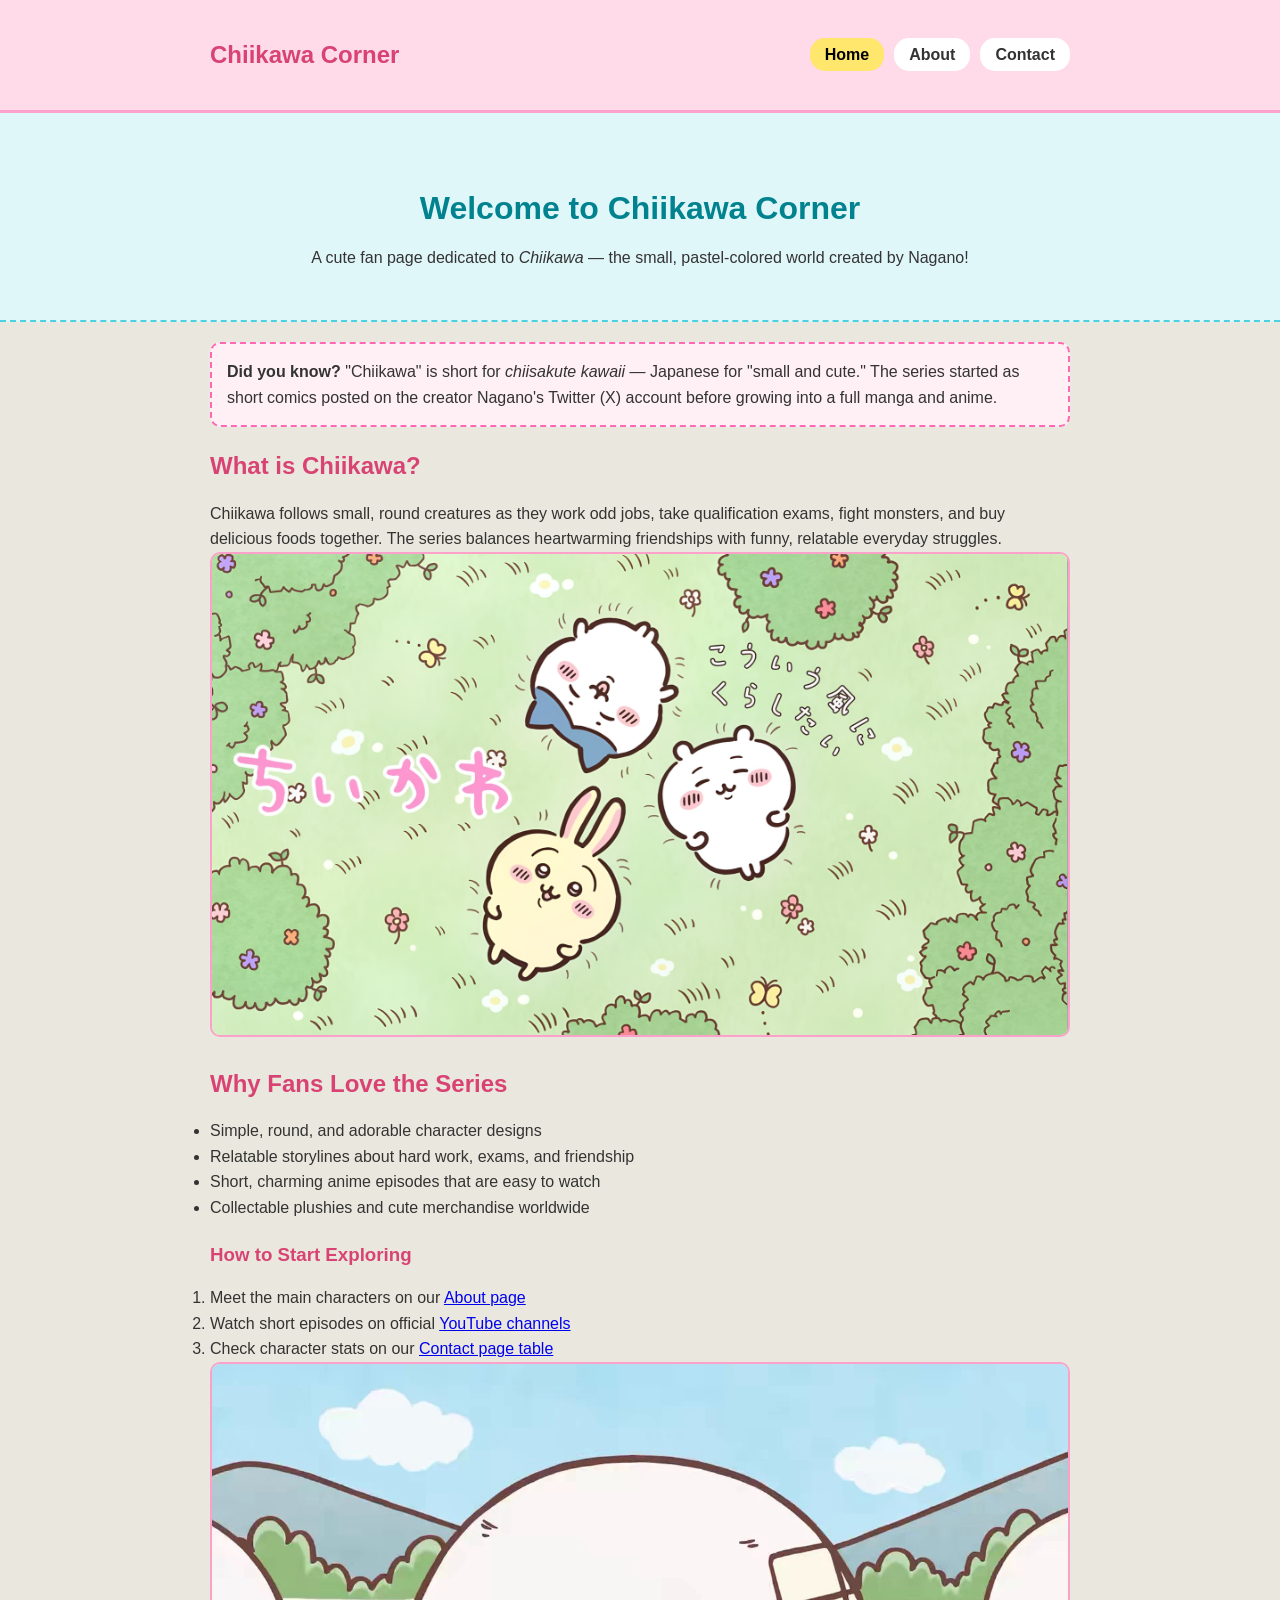
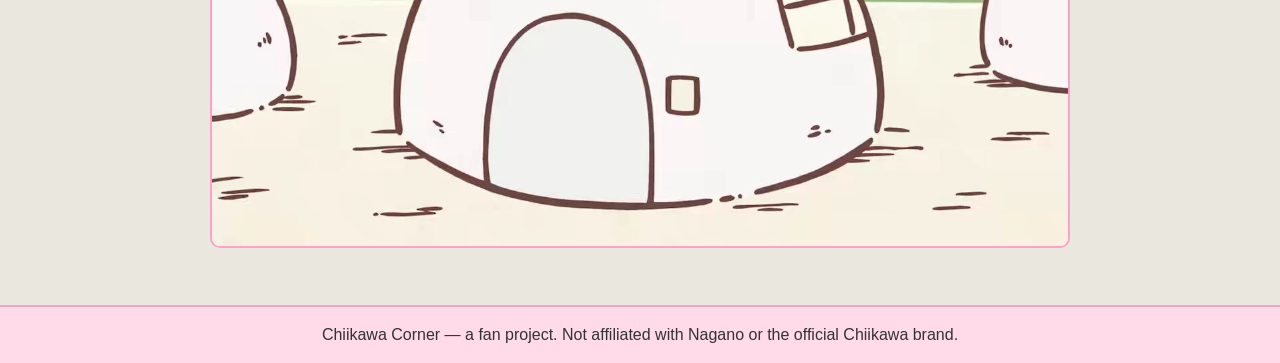
<file: index.html>
<!DOCTYPE html>
<html lang="en">
<head>
    <meta charset="UTF-8">
    <meta name="viewport" content="width=device-width, initial-scale=1.0">
    <title>Chiikawa Corner - Home</title>
    <link rel="stylesheet" href="css/style.css">
</head>
<body>
    <header>
        <div class="container">
            <p class="site-title">Chiikawa Corner</p>
            <nav>
                <ul>
                    <li><a href="index.html" class="active">Home</a></li>
                    <li><a href="about.html">About</a></li>
                    <li><a href="contact.html">Contact</a></li>
                </ul>
            </nav>
        </div>
    </header>

    <div class="hero">
        <div class="container"> 
            <h1>Welcome to Chiikawa Corner</h1> 
            <p>A cute fan page dedicated to <em>Chiikawa</em> — the small, pastel-colored world created by Nagano!</p> 
        </div>
    </div>

    <main>
        <div class="container"> 
            <div id="intro-highlight">
                <p><strong>Did you know?</strong> "Chiikawa" is short for <em>chiisakute kawaii</em> — Japanese for "small and cute." The series started as short comics posted on the creator Nagano's Twitter (X) account before growing into a full manga and anime.</p>
            </div>
            <section class="info-section"> 
                <h2>What is Chiikawa?</h2> 
                <p>Chiikawa follows small, round creatures as they work odd jobs, take qualification exams, fight monsters, and buy delicious foods together. The series balances heartwarming friendships with funny, relatable everyday struggles.</p> 
                <div class="image-center">
                    <img src="images/friends-illustration.png" alt="Chiikawa, Hachiware, and Usagi together"> 
                </div>
            </section>

            <section class="info-section"> 
                <h2>Why Fans Love the Series</h2> 
                <ul> 
                    <li>Simple, round, and adorable character designs</li> 
                    <li>Relatable storylines about hard work, exams, and friendship</li> 
                    <li>Short, charming anime episodes that are easy to watch</li> 
                    <li>Collectable plushies and cute merchandise worldwide</li> 
                </ul>

                <h3>How to Start Exploring</h3> 
                <ol> 
                    <li>Meet the main characters on our <a href="about.html">About page</a></li> 
                    <li>Watch short episodes on official <a href="https://www.youtube.com/@ChiikawaStation/videos" target="_blank" rel="noopener">YouTube channels</a></li>
                    <li>Check character stats on our <a href="contact.html">Contact page table</a></li> 
                </ol> 
                <div class="image-center">
                    <img src="images/houses.png" alt="Chiikawa houses"> 
                </div>
            </section> 
        </div> 
    </main> 

    <footer> 
        <p>Chiikawa Corner — a fan project. Not affiliated with Nagano or the official Chiikawa brand.</p> 
    </footer>
</body>
</html>
</file>
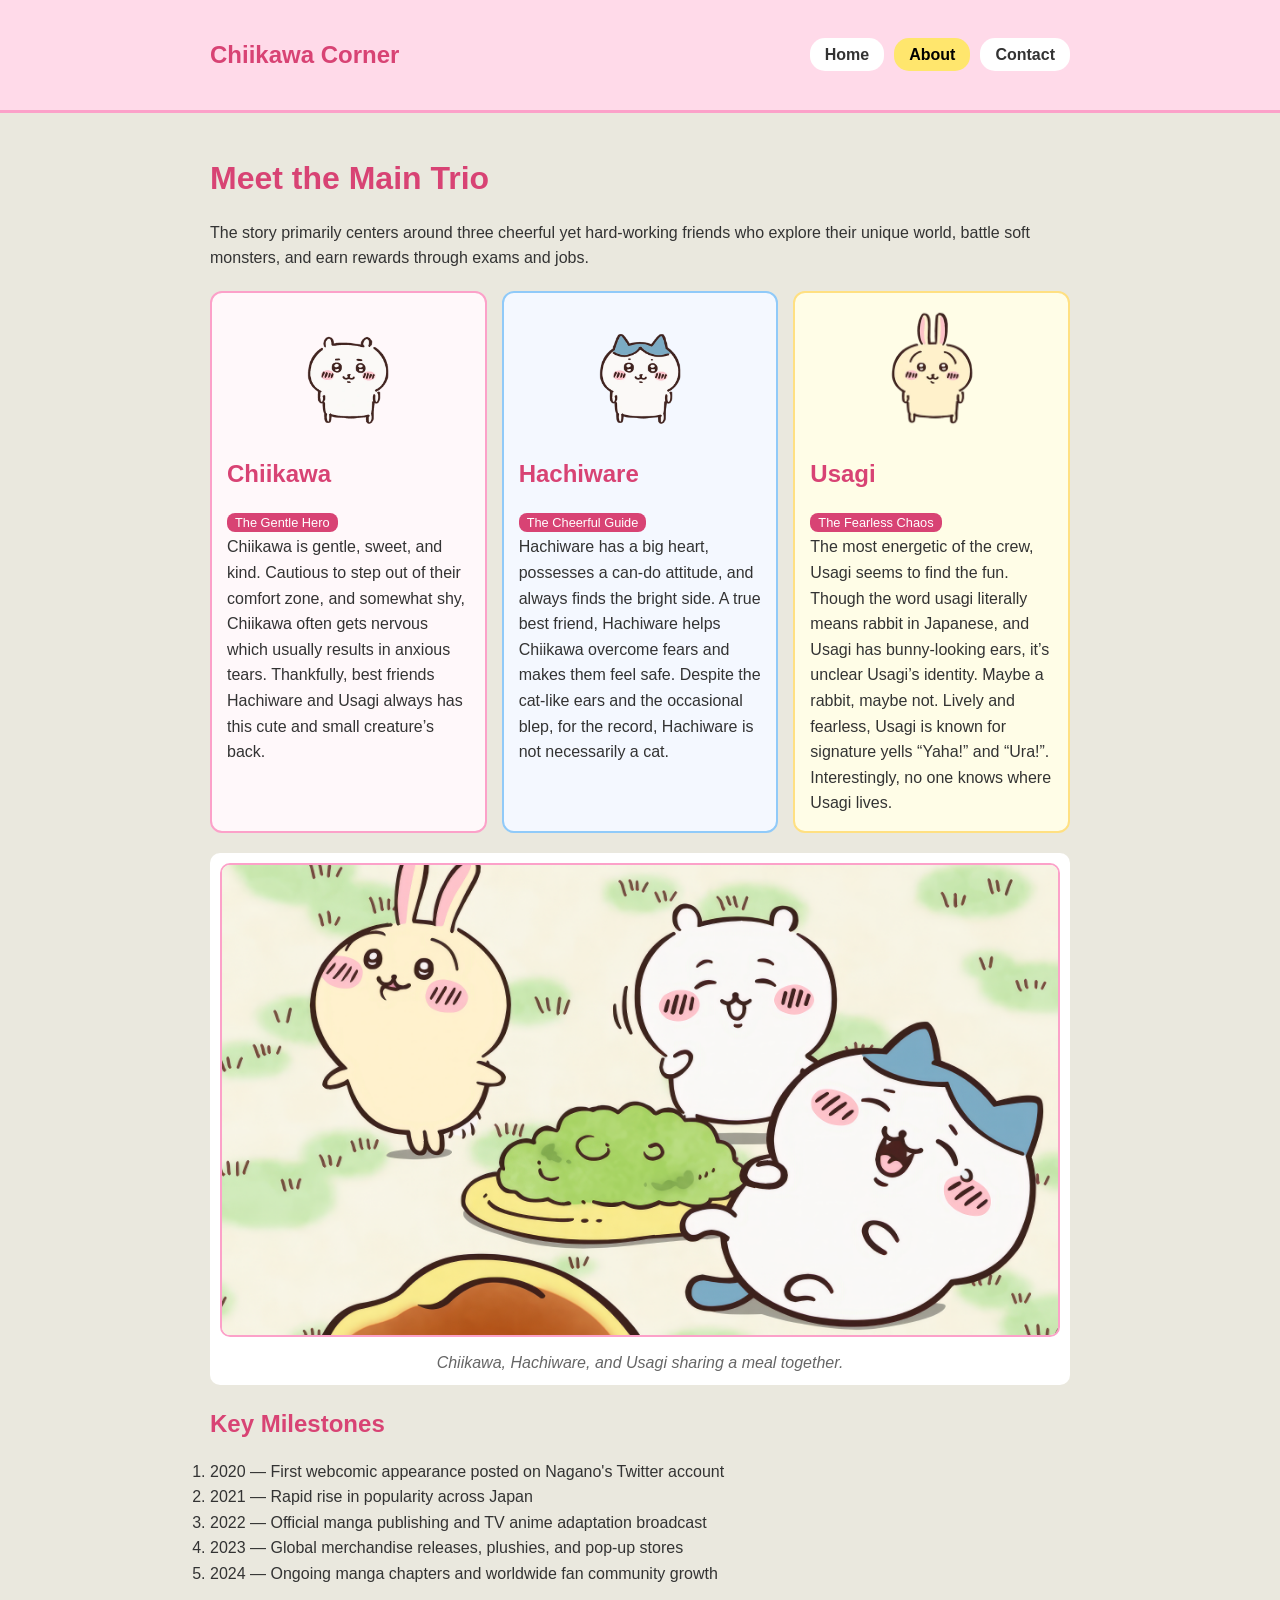
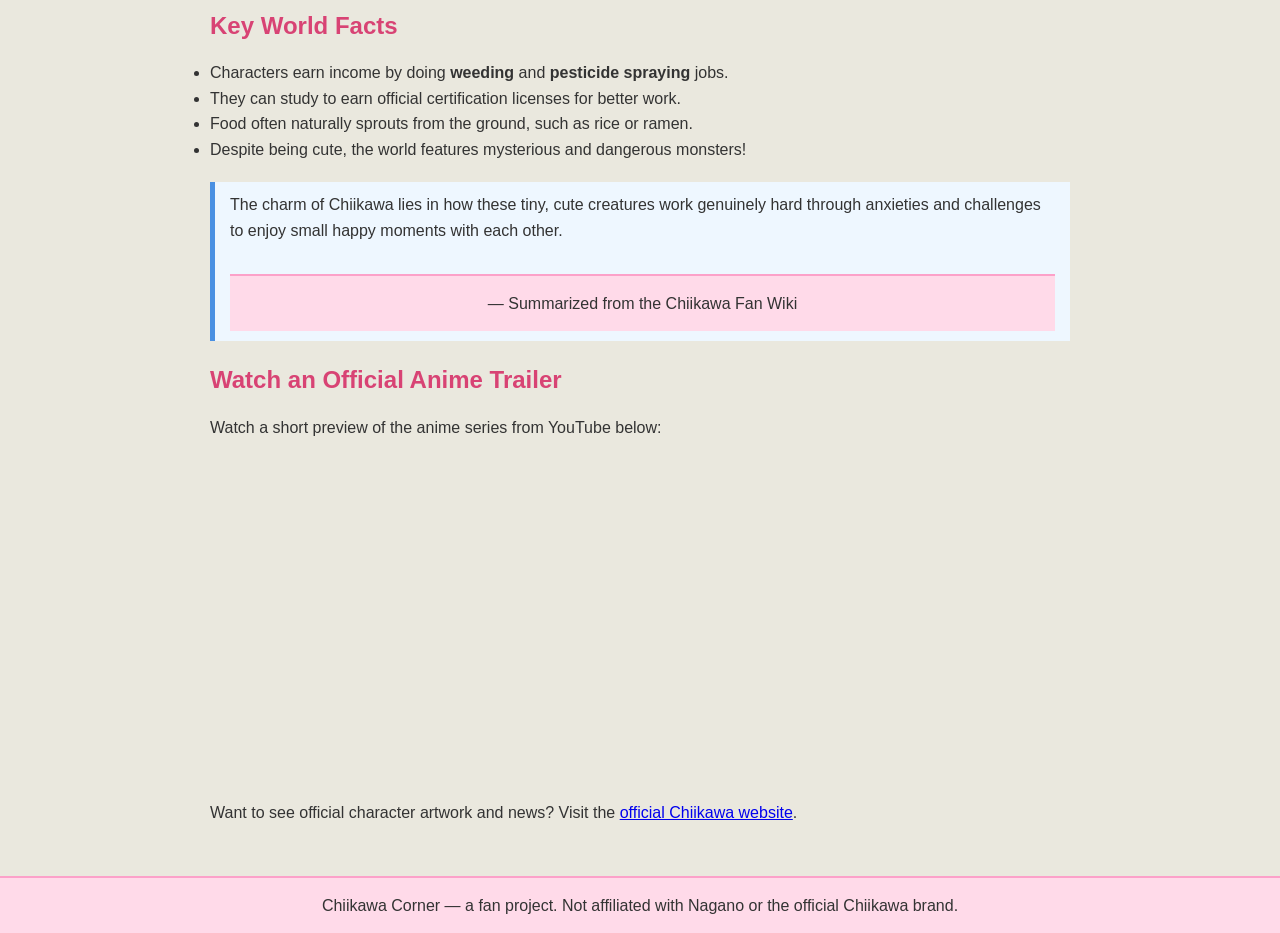
<file: about.html>
<!DOCTYPE html>
<html lang="en">
<head>
  <meta charset="UTF-8">
  <meta name="viewport" content="width=device-width, initial-scale=1.0">
  <title>Chiikawa Corner - Main Trio</title>
  <link rel="stylesheet" href="css/style.css">
</head>
<body>

  <header>
    <div class="container">
      <p class="site-title">Chiikawa Corner</p>
      <nav>
        <ul>
          <li><a href="index.html">Home</a></li>
          <li><a href="about.html" class="active">About</a></li>
          <li><a href="contact.html">Contact</a></li>
        </ul>
      </nav>
    </div>
  </header>

  <main>
    <div class="container">

      <h1>Meet the Main Trio</h1>
      <p>The story primarily centers around three cheerful yet hard-working friends who explore their unique world, battle soft monsters, and earn rewards through exams and jobs.</p>

      <div class="character-grid">
        <article class="character-card chiikawa-card">
          <div class="card-image">
            <img src="images/chiikawa.png" alt="Chiikawa">
          </div>
          <h2>Chiikawa</h2>
          <span class="badge">The Gentle Hero</span>
          <p>Chiikawa is gentle, sweet, and kind. Cautious to step out of their comfort zone, and somewhat shy, Chiikawa often gets nervous which usually results in anxious tears. Thankfully, best friends Hachiware and Usagi always has this cute and small creature’s back. </p>
        </article>

        <article class="character-card hachiware-card">
          <div class="card-image">
            <img src="images/hachiware.png" alt="Hachiware">
          </div>
          <h2>Hachiware</h2>
          <span class="badge">The Cheerful Guide</span>
          <p>Hachiware has a big heart, possesses a can-do attitude, and always finds the bright side. A true best friend, Hachiware helps Chiikawa overcome fears and makes them feel safe. Despite the cat-like ears and the occasional blep, for the record, Hachiware is not necessarily a cat.</p>   
        </article>

        <article class="character-card usagi-card">
          <div class="card-image">
            <img src="images/usagi.png" alt="Usagi">
          </div>
          <h2>Usagi</h2>
          <span class="badge">The Fearless Chaos</span>
          <p>The most energetic of the crew, Usagi seems to find the fun. Though the word usagi literally means rabbit in Japanese, and Usagi has bunny-looking ears, it’s unclear Usagi’s identity. Maybe a rabbit, maybe not. Lively and fearless, Usagi is known for signature yells “Yaha!” and “Ura!”. Interestingly, no one knows where Usagi lives.</p>
        </article>

      </div>

      <figure>
        <img src="images/characters.png" alt="Chiikawa, Hachiware and Usagi">
        <figcaption>Chiikawa, Hachiware, and Usagi sharing a meal together.</figcaption>
      </figure>

      <h2>Key Milestones</h2>
      <ol>
        <li>2020 — First webcomic appearance posted on Nagano's Twitter account</li>
        <li>2021 — Rapid rise in popularity across Japan</li>
        <li>2022 — Official manga publishing and TV anime adaptation broadcast</li>
        <li>2023 — Global merchandise releases, plushies, and pop-up stores</li>
        <li>2024 — Ongoing manga chapters and worldwide fan community growth</li>
      </ol>

      <h2>Key World Facts</h2>
      <ul>
        <li>Characters earn income by doing <strong>weeding</strong> and <strong>pesticide spraying</strong> jobs.</li>
        <li>They can study to earn official certification licenses for better work.</li>
        <li>Food often naturally sprouts from the ground, such as rice or ramen.</li>
        <li>Despite being cute, the world features mysterious and dangerous monsters!</li>
      </ul>

      <blockquote>
        <p>The charm of Chiikawa lies in how these tiny, cute creatures work genuinely hard through anxieties and challenges to enjoy small happy moments with each other.</p>
        <footer>— Summarized from the Chiikawa Fan Wiki</footer>
      </blockquote>

      <h2>Watch an Official Anime Trailer</h2>
      <p>Watch a short preview of the anime series from YouTube below:</p>
      
      <div class="media-frame">
       <iframe src="https://www.youtube.com/embed/N5439yrq_l8" title="Chiikawa anime official trailer" allow="accelerometer; autoplay; clipboard-write; encrypted-media; gyroscope; picture-in-picture" allowfullscreen>
       </iframe>
      </div>

      <p>Want to see official character artwork and news? Visit the 
        <a href="https://www.chiikawaofficial.com/" target="_blank" rel="noopener">official Chiikawa website</a>.
      </p>

    </div>
  </main>

  <footer>
    <p>Chiikawa Corner — a fan project. Not affiliated with Nagano or the official Chiikawa brand.</p>
  </footer>

</body>
</html>
</file>
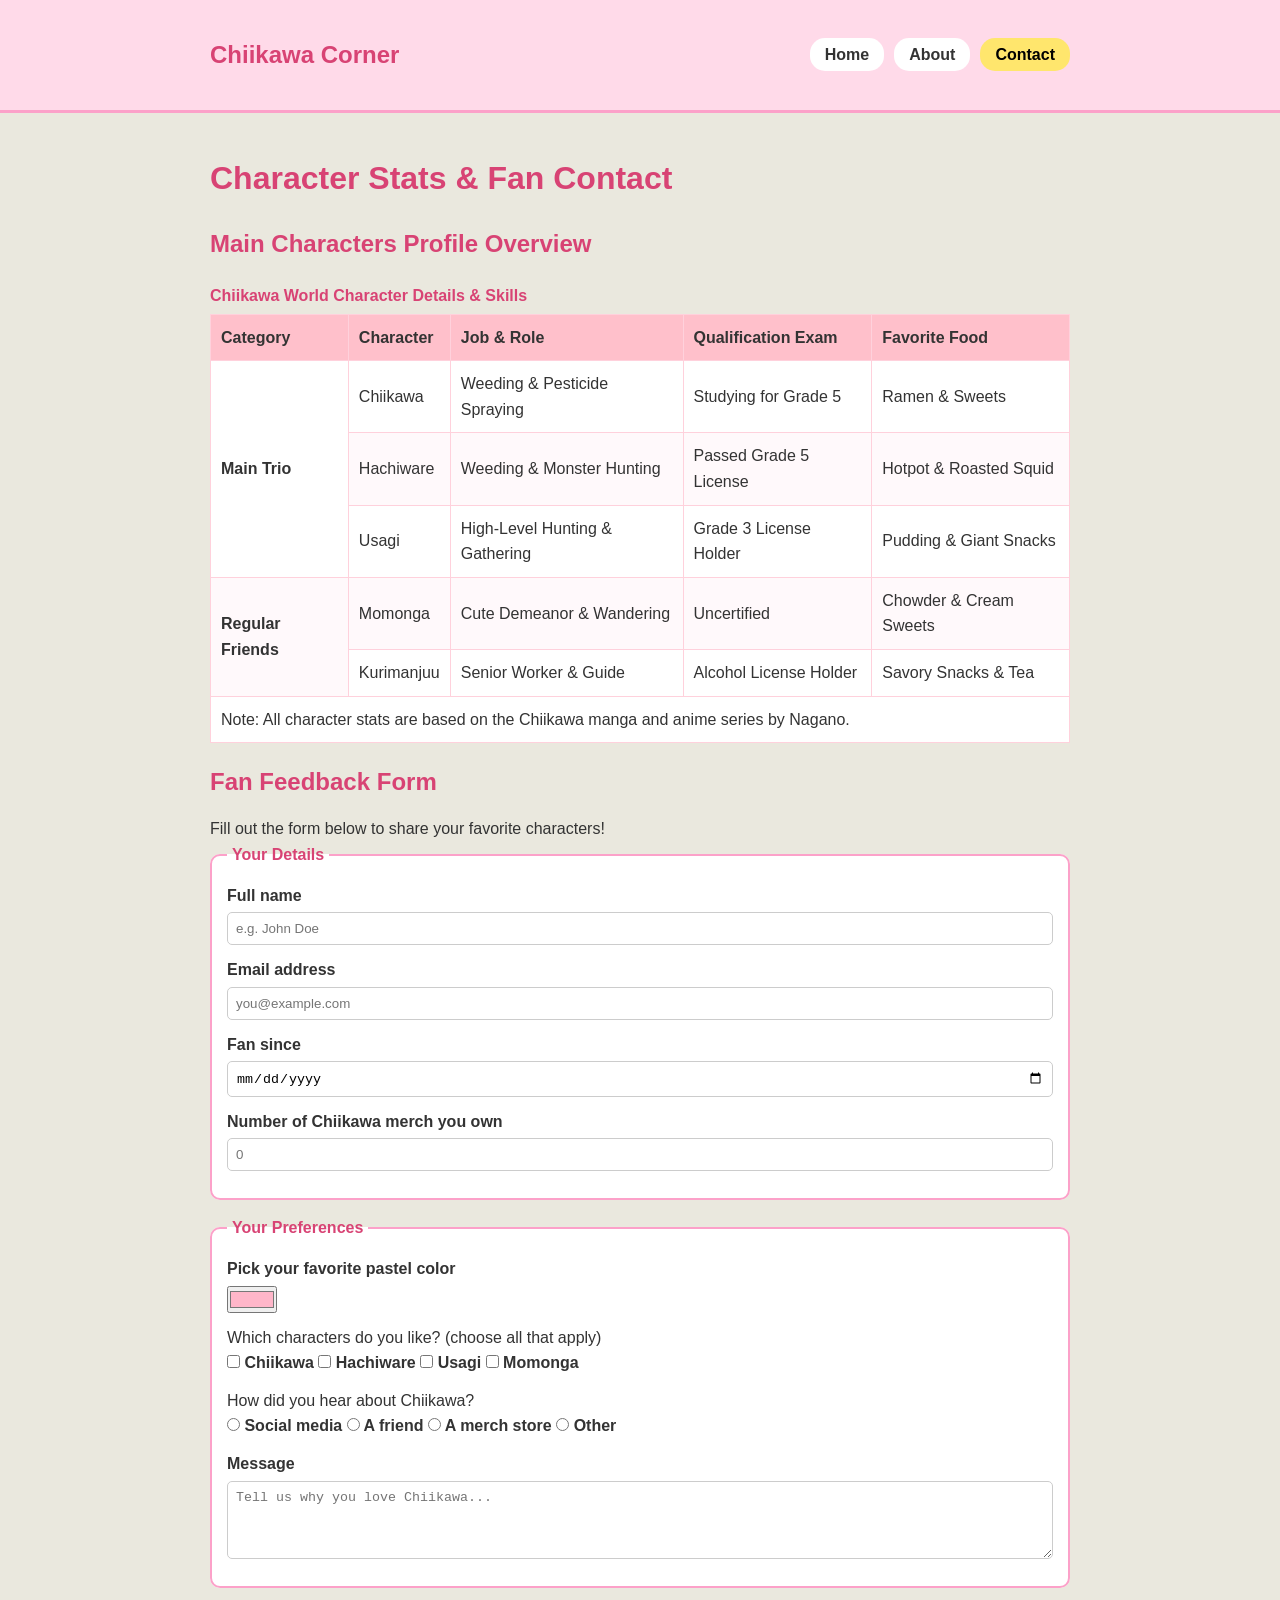
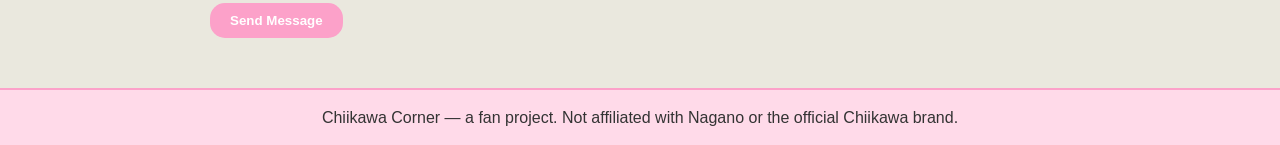
<file: contact.html>
<!DOCTYPE html>
<html lang="en">
<head>
  <meta charset="UTF-8">
  <meta name="viewport" content="width=device-width, initial-scale=1.0">
  <title>Chiikawa Corner — Contact & Stats</title>
  <link rel="stylesheet" href="css/style.css">
</head>
<body>

  <header>
    <div class="container">
      <p class="site-title">Chiikawa Corner</p>
      <nav>
        <ul>
          <li><a href="index.html">Home</a></li>
          <li><a href="about.html">About</a></li>
          <li><a href="contact.html" class="active">Contact</a></li>
        </ul>
      </nav>
    </div>
  </header>

  <main>
    <div class="container">

      <h1>Character Stats & Fan Contact</h1>

      <h2>Main Characters Profile Overview</h2>
      
      <table>
        <caption>Chiikawa World Character Details & Skills</caption>
        <thead>
          <tr>
            <th scope="col">Category</th>
            <th scope="col">Character</th>
            <th scope="col">Job & Role</th>
            <th scope="col">Qualification Exam</th>
            <th scope="col">Favorite Food</th>
          </tr>
        </thead>
        <tbody>
          <tr>
            <th scope="row" rowspan="3">Main Trio</th>
            <td>Chiikawa</td>
            <td>Weeding & Pesticide Spraying</td>
            <td>Studying for Grade 5</td>
            <td>Ramen & Sweets</td>
          </tr>
          <tr>
            <td>Hachiware</td>
            <td>Weeding & Monster Hunting</td>
            <td>Passed Grade 5 License</td>
            <td>Hotpot & Roasted Squid</td>
          </tr>
          <tr>
            <td>Usagi</td>
            <td>High-Level Hunting & Gathering</td>
            <td>Grade 3 License Holder</td>
            <td>Pudding & Giant Snacks</td>
          </tr>
          <tr>
            <th scope="row" rowspan="2">Regular Friends</th>
            <td>Momonga</td>
            <td>Cute Demeanor & Wandering</td>
            <td>Uncertified</td>
            <td>Chowder & Cream Sweets</td>
          </tr>
          <tr>
            <td>Kurimanjuu</td>
            <td>Senior Worker & Guide</td>
            <td>Alcohol License Holder</td>
            <td>Savory Snacks & Tea</td>
          </tr>
        </tbody>
        <tfoot>
          <tr>
            <td colspan="5">Note: All character stats are based on the Chiikawa manga and anime series by Nagano.</td>
          </tr>
      </table>

      <h2>Fan Feedback Form</h2>
      <p>Fill out the form below to share your favorite characters!</p>

      <form action="#" method="get">

        <fieldset>
          <legend>Your Details</legend>

          <div class="field">
            <label for="full-name">Full name</label>
            <input type="text" id="full-name" name="full-name" placeholder="e.g. John Doe" required maxlength="60">
          </div>

          <div class="field">
            <label for="email">Email address</label>
            <input type="email" id="email" name="email" placeholder="you@example.com" required>
          </div>

          <div class="field">
            <label for="fan-since">Fan since</label>
            <input type="date" id="fan-since" name="fan-since" min="2020-01-01" max="2026-12-31">
          </div>

          <div class="field">
            <label for="merch">Number of Chiikawa merch you own</label>
            <input type="number" id="merch" name="merch" min="0" max="100" placeholder="0">
          </div>
        </fieldset>

        <fieldset>
          <legend>Your Preferences</legend>

          <div class="field">
            <label for="favorite-color">Pick your favorite pastel color</label>
            <input type="color" id="favorite-color" name="favorite-color" value="#ffb6c9">
          </div>

          <div class="field">
            <span>Which characters do you like? (choose all that apply)</span>
            <div class="checkbox-group">
              <label><input type="checkbox" name="favorite-character" value="chiikawa"> Chiikawa</label>
              <label><input type="checkbox" name="favorite-character" value="hachiware"> Hachiware</label>
              <label><input type="checkbox" name="favorite-character" value="usagi"> Usagi</label>
              <label><input type="checkbox" name="favorite-character" value="momonga"> Momonga</label>
            </div>
          </div>

          <div class="field">
            <span>How did you hear about Chiikawa?</span>
            <div class="radio-group">
              <label><input type="radio" name="heard-from" value="social-media" required> Social media</label>
              <label><input type="radio" name="heard-from" value="friend"> A friend</label>
              <label><input type="radio" name="heard-from" value="merch-store"> A merch store</label>
              <label><input type="radio" name="heard-from" value="other"> Other</label>
            </div>
          </div>

          <div class="field">
            <label for="message">Message</label>
            <textarea id="message" name="message" rows="4" maxlength="300" placeholder="Tell us why you love Chiikawa..."></textarea>
          </div>
        </fieldset>

        <button type="submit">Send Message</button>
      </form>

    </div>
  </main>

  <footer>
    <p>Chiikawa Corner — a fan project. Not affiliated with Nagano or the official Chiikawa brand.</p>
  </footer>

</body>
</html>
</file>
<file: css/style.css>
* {
    box-sizing: border-box;
    margin: 0;
    padding: 0;
}

body {
    font-family: Arial, sans-serif;
    background-color: #eae8de;
    color: #333;
    line-height: 1.6;
}

.container {
    max-width: 900px;
    margin: 0 auto;
    padding: 20px;
}


header {
    background-color: #ffdae9;
    padding: 1rem 0;
    border-bottom: 3px solid #fca1c9;
}

header .container {
    display: flex;
    justify-content: space-between;
    align-items: center;
}

.site-title {
    font-size: 1.5rem;
    font-weight: bold;
    color: #d84374;
}

nav ul {
    list-style: none;
    display: flex;
    gap: 10px;
}

nav a {
    text-decoration: none;
    color: #333;
    background-color: white;
    padding: 8px 15px;
    border-radius: 15px;
    font-weight: bold;
}


nav a:hover, nav a.active {
    background-color: #ffe66d;
    color: black;
}


.hero {
    background-color: #e0f7fa;
    text-align: center;
    padding: 30px 20px;
    border-bottom: 2px dashed #4dd0e1;
}

.hero h1 {
    color: #00838f;
    margin-bottom: 10px;
}


h1, h2, h3 {
    color: #d84374;
    margin-bottom: 15px;
    margin-top: 20px;
}


#intro-highlight {
    background-color: #fff0f5;
    border: 2px dashed rgb(255, 105, 180);
    padding: 15px;
    border-radius: 10px;
    margin-bottom: 20px;
}


.character-grid {
    display: flex;
    gap: 15px;
    flex-wrap: wrap;
    margin: 20px 0;
}

.character-card {
    flex: 1;
    min-width: 250px;
    background-color: white;
    border: 2px solid #fca1c9;
    border-radius: 12px;
    padding: 15px;
}

.chiikawa-card { background-color: #fff8fa; }
.hachiware-card { background-color: #f4f8ff; border-color: #90caf9; }
.usagi-card { background-color: #fffde7; border-color: #ffe082; }

.card-image {
    text-align: center;
    margin-bottom: 12px;
}

.card-image img {
    max-height: 120px;
    width: auto;
    border: none;
    background: transparent;
}

.badge {
    background-color: #d84374;
    color: white;
    font-size: 0.8rem;
    padding: 2px 8px;
    border-radius: 8px;
}


img {
    max-width: 100%;
    height: auto;
    border-radius: 10px;
    border: 2px solid #fca1c9;
}

figure {
    text-align: center;
    background: white;
    padding: 10px;
    border-radius: 10px;
    margin: 20px 0;
}

figcaption {
    font-style: italic;
    color: #666;
    margin-top: 5px;
}

blockquote {
    background-color: #eef7ff;
    border-left: 5px solid rgb(74, 144, 226); 
    padding: 10px 15px;
    margin: 20px 0;
}

.media-frame {
  border: 3px solid var(--mint);
  border-radius: var(--radius);
  overflow: hidden;
}

.media-frame iframe {
  width: 100%;
  height: 360px;
  border: 0;
  display: block;
}

table {
    width: 100%;
    border-collapse: collapse;
    margin: 20px 0;
    background: white;
}

caption {
    font-weight: bold;
    color: #d84374;
    text-align: left;
    margin-bottom: 5px;
}

th, td {
    padding: 10px;
    border: 1px solid #ffd1dc;
    text-align: left;
}

thead tr {
    background-color: #ffc0cb;
}

tbody tr:nth-child(even) {
    background-color: #fff9fb;
}


fieldset {
    border: 2px solid #fca1c9;
    border-radius: 10px;
    padding: 15px;
    margin-bottom: 15px;
    background: white;
}

legend {
    color: #d84374;
    font-weight: bold;
    padding: 0 5px;
}

.field {
    margin-bottom: 12px;
    display: flex;
    flex-direction: column;
}

.field label {
    font-weight: bold;
    margin-bottom: 4px;
}

input[type="text"],
input[type="email"],
input[type="date"],
input[type="number"],
textarea {
    padding: 8px;
    border: 1px solid #ccc;
    border-radius: 5px;
}


input:focus, textarea:focus {
    outline: none;
    border-color: #d84374;
    background-color: #fff0f5;
}

button[type="submit"] {
    background-color: #fca1c9;
    color: white;
    border: none;
    padding: 10px 20px;
    font-weight: bold;
    border-radius: 15px;
    cursor: pointer;
}

button[type="submit"]:hover {
    background-color: #d84374;
}


footer {
    background-color: #ffdae9;
    text-align: center;
    padding: 15px;
    margin-top: 30px;
    border-top: 2px solid #fca1c9;
}
</file>
